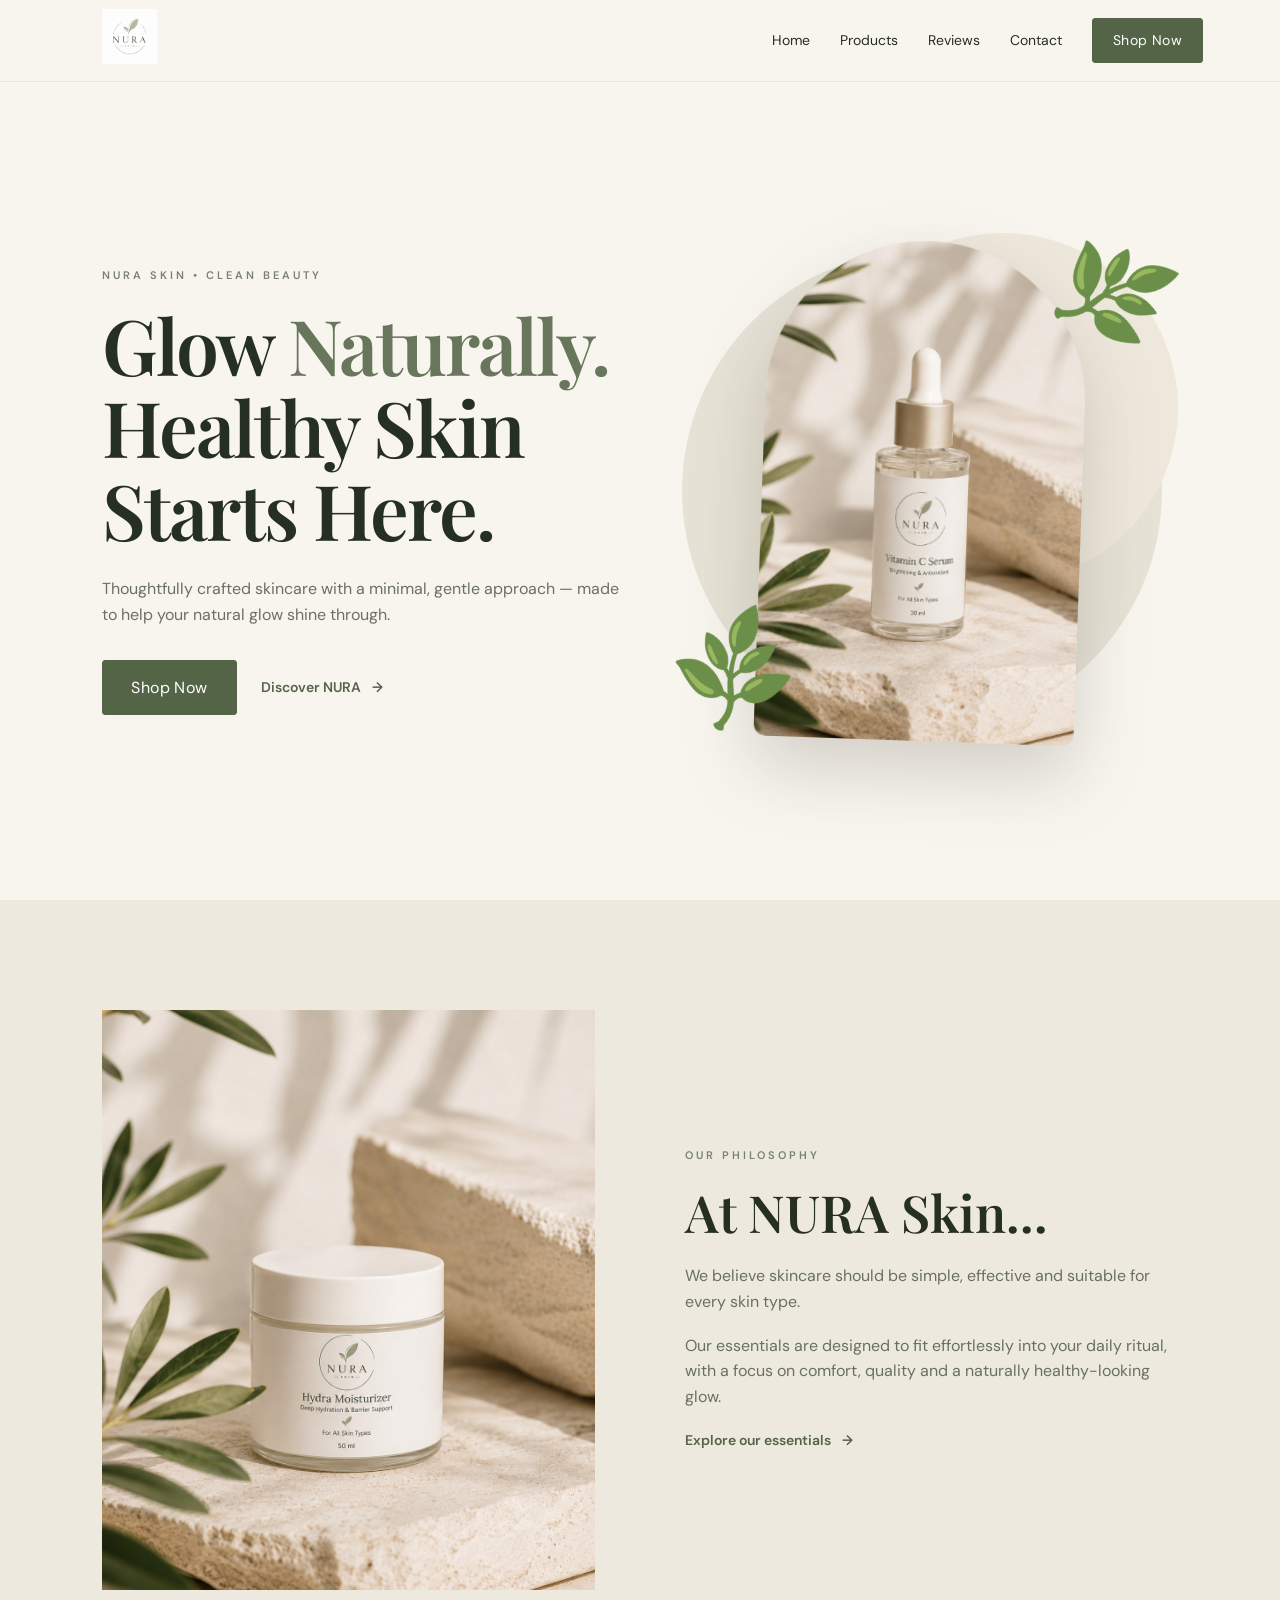
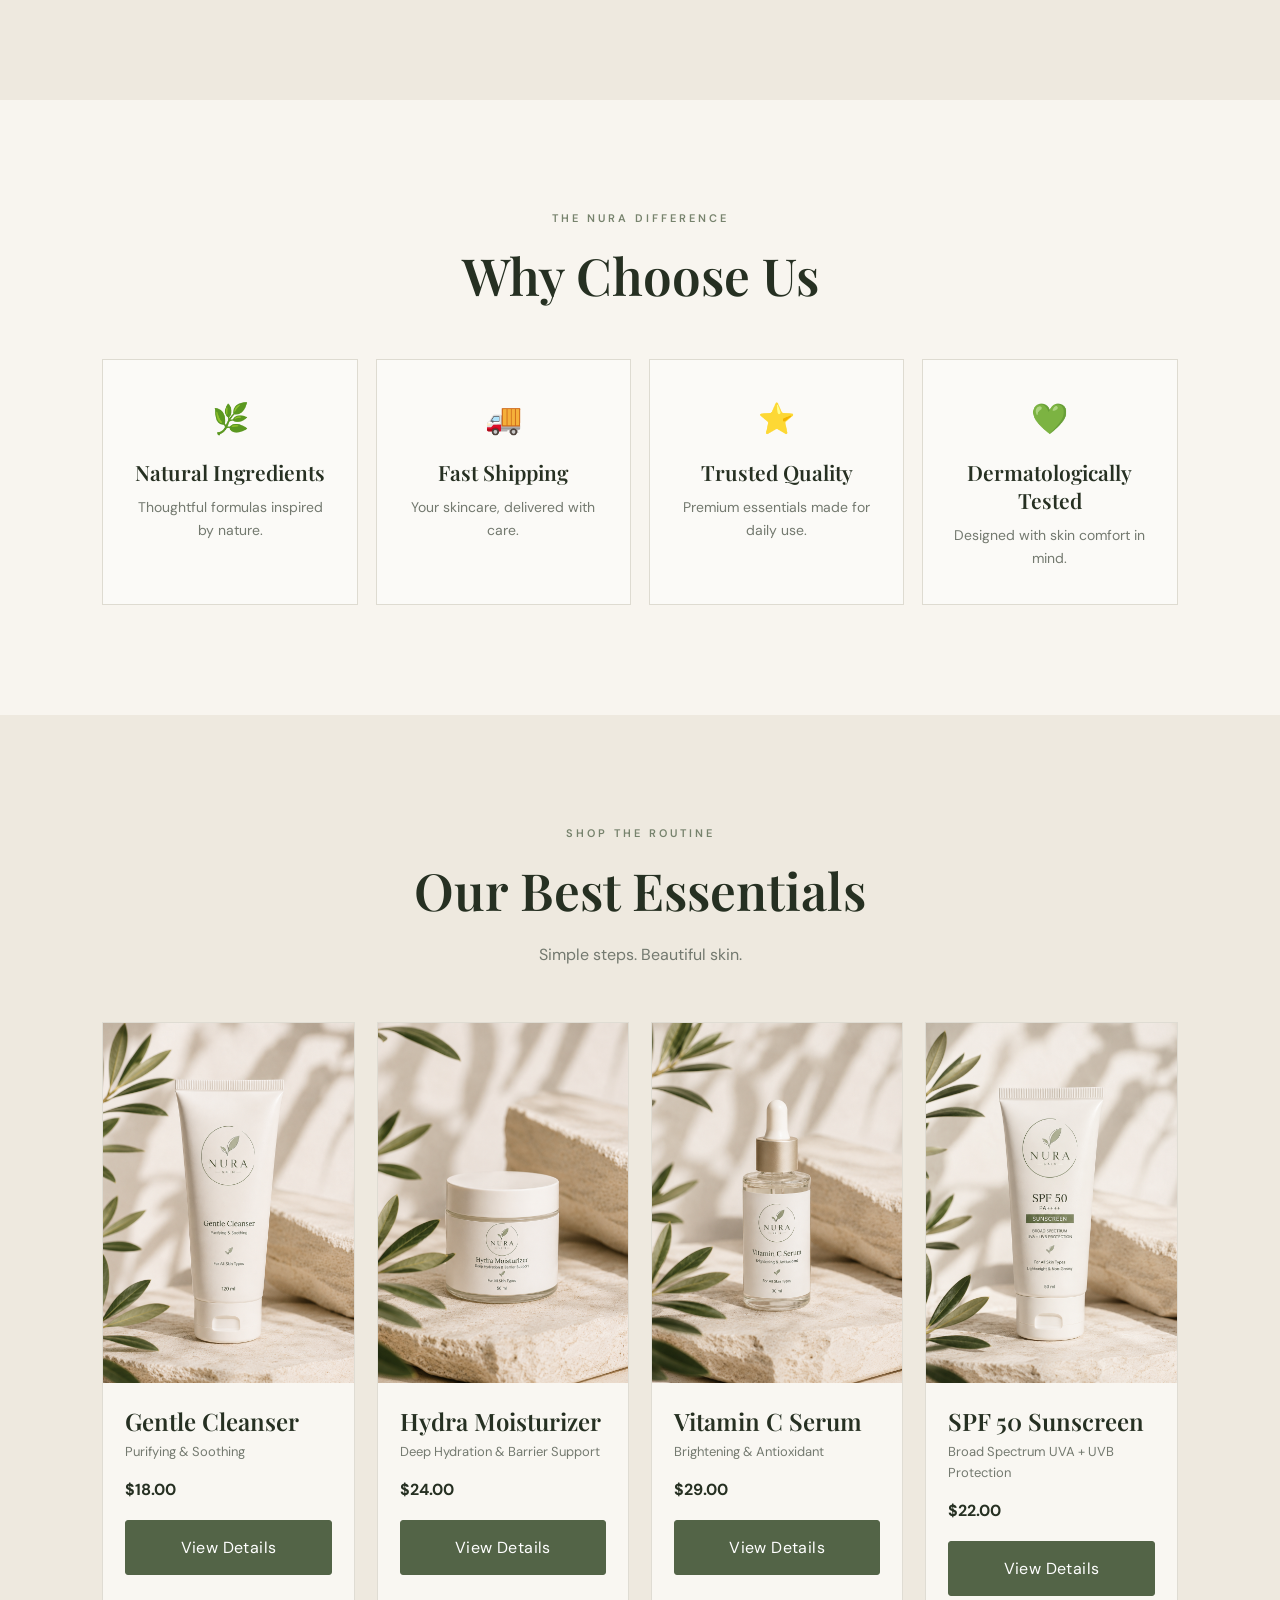
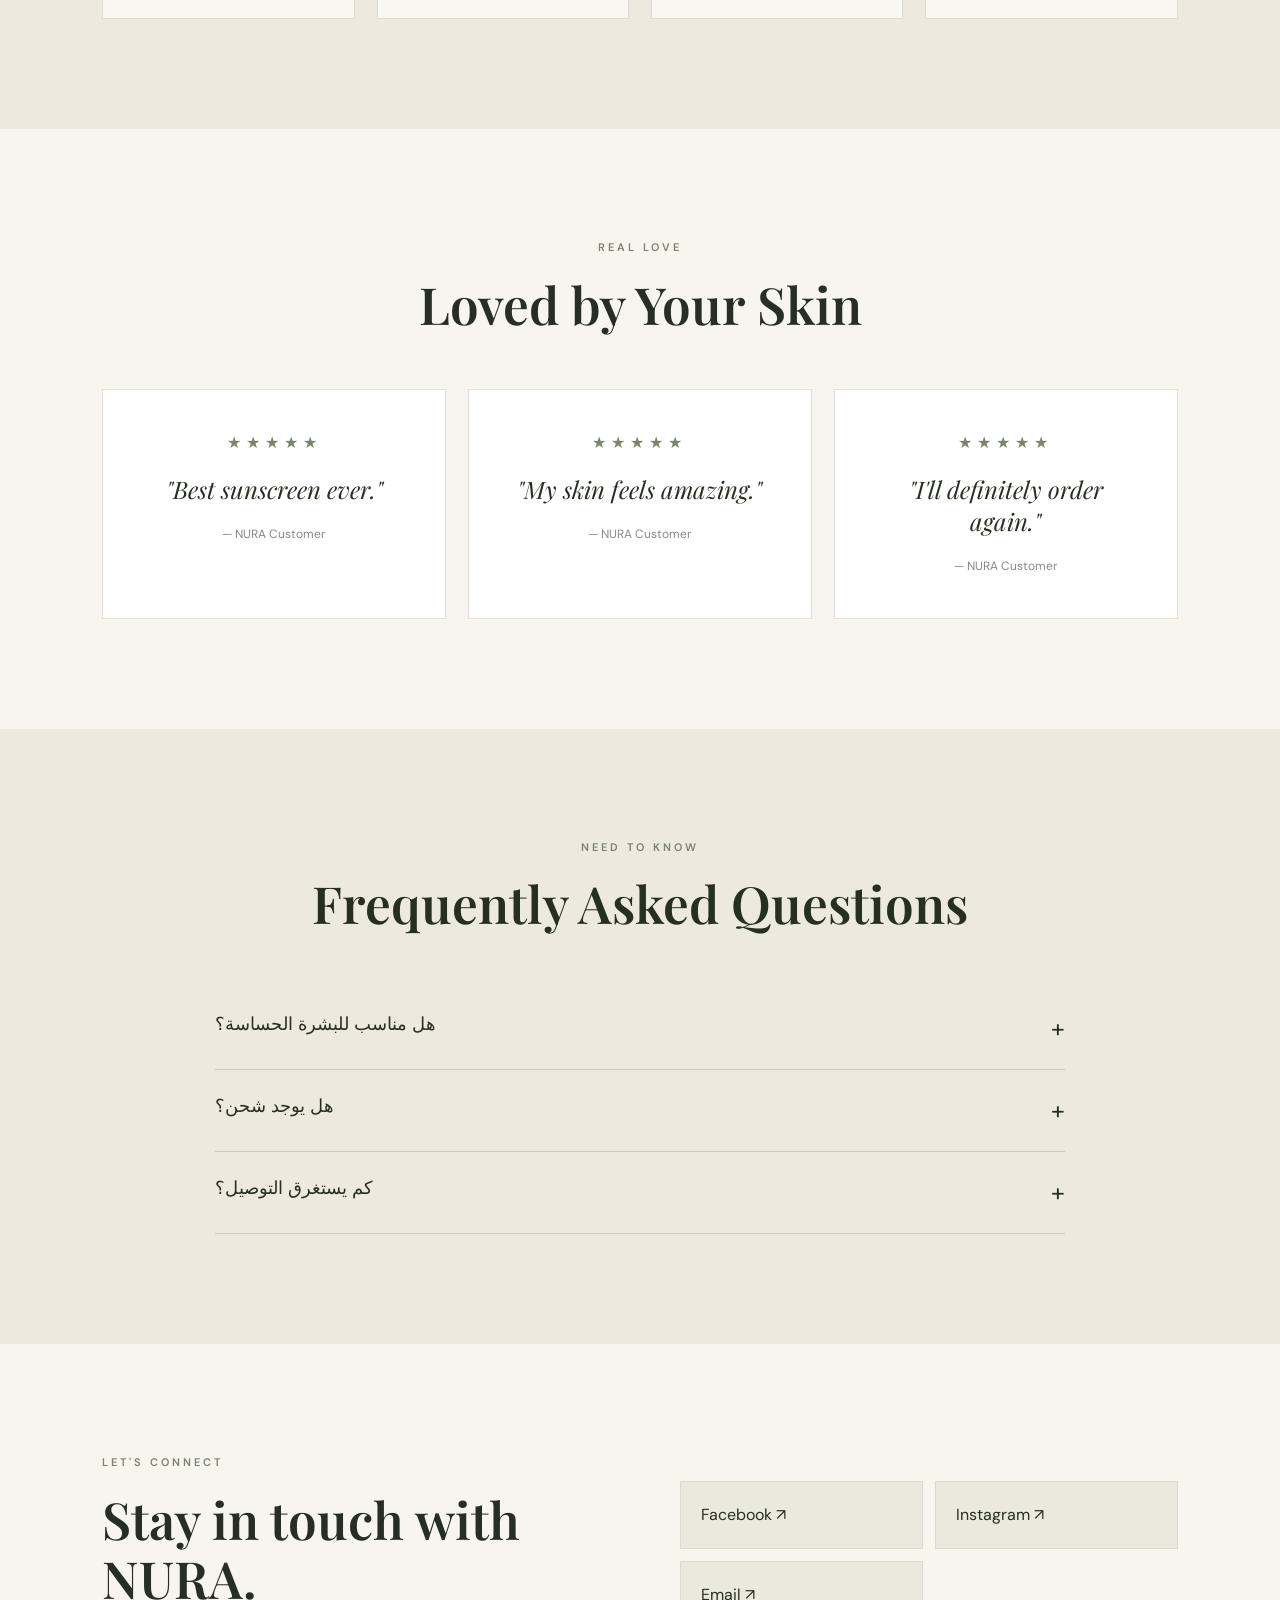
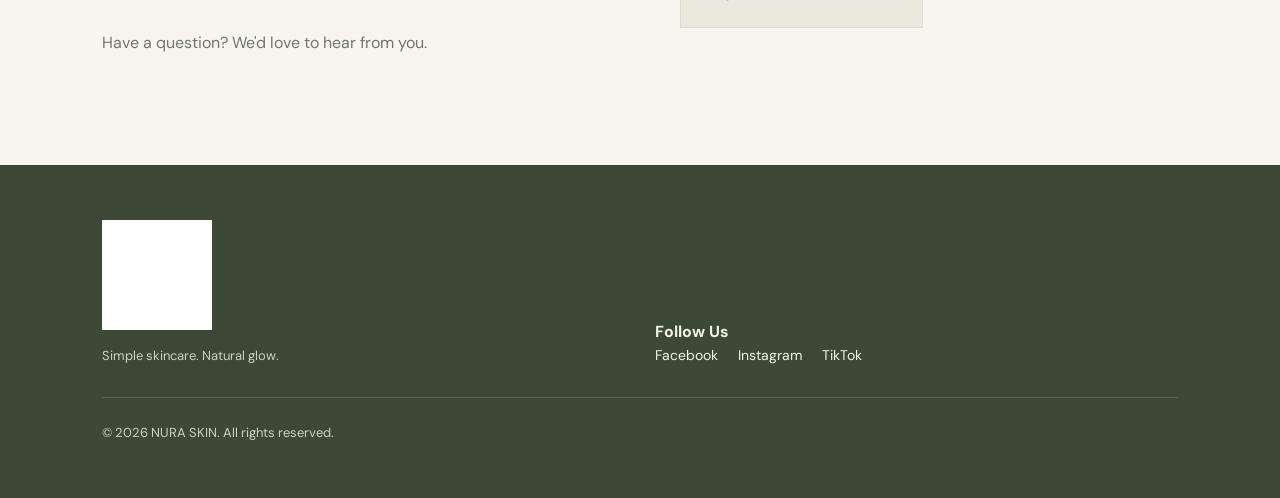
<file: index.html>
<!DOCTYPE html>
<html lang="en">
<head>
<meta charset="UTF-8">
<meta name="viewport" content="width=device-width, initial-scale=1.0">
<meta name="description" content="NURA SKIN — simple, effective skincare for every skin type.">
<title>NURA SKIN | Glow Naturally</title>
<link rel="preconnect" href="https://fonts.googleapis.com">
<link rel="preconnect" href="https://fonts.gstatic.com" crossorigin>
<link href="https://fonts.googleapis.com/css2?family=DM+Sans:wght@400;500;600;700&family=Playfair+Display:wght@500;600&display=swap" rel="stylesheet">
<link rel="stylesheet" href="style.css">
<link rel="icon" type="image/png" href="images/logo.png">
</head>
<body>
<header class="navbar">
  <a class="brand" href="#home"><img src="images/logo.png" alt="NURA SKIN logo"></a>
  <button class="menu-toggle" aria-label="Toggle menu">☰</button>
  <nav class="nav-links">
    <a href="#home">Home</a><a href="#products">Products</a><a href="#reviews">Reviews</a><a href="#contact">Contact</a>
    <a class="btn btn-small" href="#products">Shop Now</a>
  </nav>
</header>

<main>
<section id="home" class="hero">
  <div class="hero-copy reveal">
    <p class="eyebrow">NURA SKIN • CLEAN BEAUTY</p>
    <h1>Glow <em>Naturally.</em><br>Healthy Skin Starts Here.</h1>
    <p class="hero-text">Thoughtfully crafted skincare with a minimal, gentle approach — made to help your natural glow shine through.</p>
    <div class="hero-actions"><a class="btn" href="#products">Shop Now</a><a class="text-link" href="#about">Discover NURA <span>→</span></a></div>
  </div>
  <div class="hero-art">
    <div class="sun"></div><div class="hero-card"><img src="images/vitamin-c.png" alt="NURA SKIN Vitamin C Serum"></div>
    <div class="leaf leaf-a">🌿</div><div class="leaf leaf-b">🌿</div>
  </div>
</section>

<section id="about" class="about section">
  <div class="about-image reveal"><img src="images/moisturizer.png" alt="NURA SKIN Hydra Moisturizer"></div>
  <div class="about-copy reveal">
    <p class="eyebrow">OUR PHILOSOPHY</p><h2>At NURA Skin...</h2>
    <p>We believe skincare should be simple, effective and suitable for every skin type.</p>
    <p>Our essentials are designed to fit effortlessly into your daily ritual, with a focus on comfort, quality and a naturally healthy-looking glow.</p>
    <a class="text-link" href="#products">Explore our essentials <span>→</span></a>
  </div>
</section>

<section class="why section">
  <div class="section-heading"><p class="eyebrow">THE NURA DIFFERENCE</p><h2>Why Choose Us</h2></div>
  <div class="why-grid">
    <article><span>🌿</span><h3>Natural Ingredients</h3><p>Thoughtful formulas inspired by nature.</p></article>
    <article><span>🚚</span><h3>Fast Shipping</h3><p>Your skincare, delivered with care.</p></article>
    <article><span>⭐</span><h3>Trusted Quality</h3><p>Premium essentials made for daily use.</p></article>
    <article><span>💚</span><h3>Dermatologically Tested</h3><p>Designed with skin comfort in mind.</p></article>
  </div>
</section>

<section id="products" class="products section">
  <div class="section-heading"><p class="eyebrow">SHOP THE ROUTINE</p><h2>Our Best Essentials</h2><p>Simple steps. Beautiful skin.</p></div>
  <div class="product-grid" id="productGrid"></div>
</section>

<section id="reviews" class="reviews section">
  <div class="section-heading"><p class="eyebrow">REAL LOVE</p><h2>Loved by Your Skin</h2></div>
  <div class="review-grid">
    <article><div class="stars">★★★★★</div><p>"Best sunscreen ever."</p><span>— NURA Customer</span></article>
    <article><div class="stars">★★★★★</div><p>"My skin feels amazing."</p><span>— NURA Customer</span></article>
    <article><div class="stars">★★★★★</div><p>"I'll definitely order again."</p><span>— NURA Customer</span></article>
  </div>
</section>

<section class="faq section">
  <div class="section-heading"><p class="eyebrow">NEED TO KNOW</p><h2>Frequently Asked Questions</h2></div>
  <div class="faq-list">
    <button class="faq-item"><span>هل مناسب للبشرة الحساسة؟</span><b>+</b><div>منتجات NURA SKIN مصممة لتكون لطيفة ومناسبة لمختلف أنواع البشرة. ننصح دائمًا باختبار المنتج على منطقة صغيرة أولًا.</div></button>
    <button class="faq-item"><span>هل يوجد شحن؟</span><b>+</b><div>نعم، نوفر خدمة شحن للطلبات. تفاصيل الشحن والتكلفة تظهر عند تأكيد الطلب.</div></button>
    <button class="faq-item"><span>كم يستغرق التوصيل؟</span><b>+</b><div>عادةً يتم التوصيل خلال 2–5 أيام عمل حسب مكان الاستلام.</div></button>
  </div>
</section>

<section id="contact" class="contact section">
  <div><p class="eyebrow">LET'S CONNECT</p><h2>Stay in touch with NURA.</h2><p>Have a question? We'd love to hear from you.</p></div>
  <div class="contact-links">
    <a href="https://www.facebook.com/share/1BpE7JKeSE/" target="_blank">Facebook ↗</a>
    <a href="https://www.instagram.com/nura.skin0?igsh=MTR4YXg3dWdqamlybg==" target="_blank">Instagram ↗</a>
    <a href="mailto:nure.skin0@gmail.com">Email ↗</a>
  </div>
</section>
</main>

<footer>
  <div class="footer-brand"><img src="images/logo.png" alt="NURA SKIN"><p>Simple skincare. Natural glow.</p></div>
  <div><h4>Follow Us</h4><div class="socials"><a href="https://www.facebook.com/share/1BpE7JKeSE/" target="_blank">Facebook</a><a href="https://www.instagram.com/nura.skin0?igsh=MTR4YXg3dWdqamlybg==" target="_blank">Instagram</a><a href="https://www.tiktok.com/" target="_blank">TikTok</a></div></div>
  <p class="copyright">© 2026 NURA SKIN. All rights reserved.</p>
</footer>
<script src="script.js"></script>
</body>
</html>
</file>
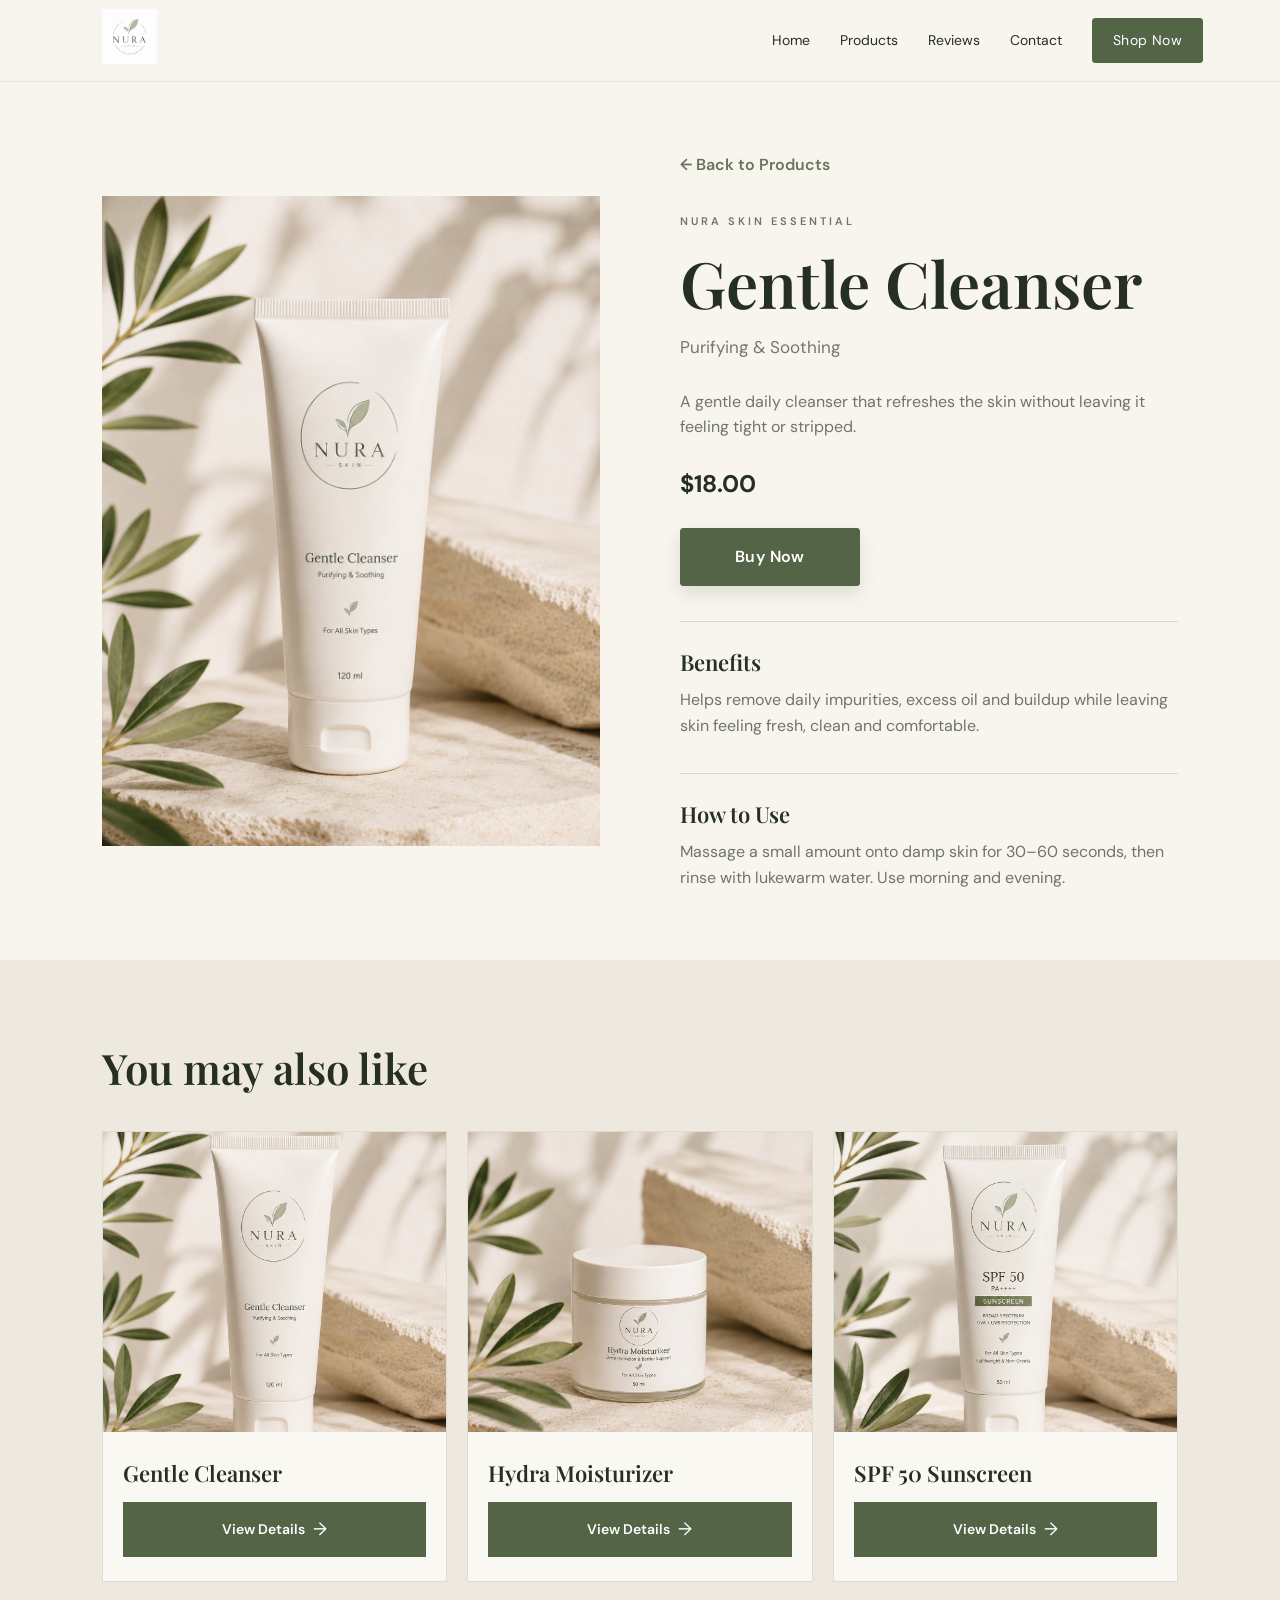
<file: products/cleanser.html>
<!DOCTYPE html>
<html lang="en">
<head>
<meta charset="UTF-8"><meta name="viewport" content="width=device-width,initial-scale=1.0">
<title>Gentle Cleanser | NURA SKIN</title>
<link rel="preconnect" href="https://fonts.googleapis.com"><link rel="preconnect" href="https://fonts.gstatic.com" crossorigin>
<link href="https://fonts.googleapis.com/css2?family=DM+Sans:wght@400;500;600;700&family=Playfair+Display:wght@500;600&display=swap" rel="stylesheet">
<link rel="stylesheet" href="../style.css">
<style>
.detail{min-height:calc(100vh - 82px);display:grid;grid-template-columns:1fr 1fr;gap:80px;align-items:center;padding:70px 8%}
.detail-image{height:650px;background:#e9e4d9;overflow:hidden}.detail-image img{width:100%;height:100%;object-fit:cover}
.detail-copy h1{font:600 clamp(42px,5vw,68px)/1.1 "Playfair Display",serif;margin-bottom:15px}.detail-copy .subtitle{font-size:17px;color:#72786e;margin-bottom:28px}.detail-price{font-size:24px;font-weight:700;margin:25px 0}.detail-copy p{color:#6e756b;max-width:560px}.detail-block{margin-top:35px;border-top:1px solid #ddd8cc;padding-top:25px}.detail-block h3{font:600 22px "Playfair Display",serif;margin-bottom:10px}.back{display:inline-block;margin-bottom:35px;color:#66755b;font-weight:600}.related{padding:80px 8%;background:#eee9df}.related h2{font:600 42px "Playfair Display",serif;margin-bottom:35px}.related-grid{display:grid;grid-template-columns:repeat(3,1fr);gap:20px}.related-card{background:#faf8f3;padding-bottom:24px;border:1px solid #dfdcd3;transition:.3s;overflow:hidden}.related-card:hover{transform:translateY(-6px);box-shadow:0 16px 30px rgba(70,65,50,.10)}.related-card img{width:100%;height:300px;object-fit:cover;transition:.4s}.related-card:hover img{transform:scale(1.03)}.related-card h3{display:block;margin:18px 20px 14px;font:600 22px "Playfair Display",serif}.related-btn{display:flex!important;align-items:center;justify-content:center;gap:8px;margin:0 20px!important;padding:12px 18px;background:#536447;color:#fff!important;border:1px solid #536447;font-size:14px;font-weight:600;transition:.3s}.related-card:hover .related-btn{background:#3e4b38}.related-btn b{font-size:18px;font-weight:400;transition:.3s}.related-card:hover .related-btn b{transform:translateX(3px)}.detail-copy>.btn{min-width:180px;padding:15px 30px;font-weight:600;box-shadow:0 8px 18px rgba(83,100,71,.16)}@media(max-width:800px){.detail{grid-template-columns:1fr;gap:40px}.detail-image{height:520px}.related-grid{grid-template-columns:1fr}}
</style></head>
<body>
<header class="navbar"><a class="brand" href="../index.html"><img src="../images/logo.png" alt="NURA SKIN logo"></a><button class="menu-toggle">☰</button><nav class="nav-links"><a href="../index.html#home">Home</a><a href="../index.html#products">Products</a><a href="../index.html#reviews">Reviews</a><a href="../index.html#contact">Contact</a><a class="btn btn-small" href="../index.html#products">Shop Now</a></nav></header>
<main>
<section class="detail">
<div class="detail-image"><img src="../images/cleanser.png" alt="Gentle Cleanser"></div>
<div class="detail-copy"><a class="back" href="../index.html#products">← Back to Products</a><p class="eyebrow">NURA SKIN ESSENTIAL</p><h1>Gentle Cleanser</h1><p class="subtitle">Purifying & Soothing</p><p>A gentle daily cleanser that refreshes the skin without leaving it feeling tight or stripped.</p><div class="detail-price">$18.00</div><a class="btn" href="mailto:hello@nuraskin.com?subject=Order%20Gentle Cleanser">Buy Now</a>
<div class="detail-block"><h3>Benefits</h3><p>Helps remove daily impurities, excess oil and buildup while leaving skin feeling fresh, clean and comfortable.</p></div><div class="detail-block"><h3>How to Use</h3><p>Massage a small amount onto damp skin for 30–60 seconds, then rinse with lukewarm water. Use morning and evening.</p></div></div>
</section>
<section class="related"><h2>You may also like</h2><div class="related-grid">
<a class="related-card" href="cleanser.html"><img src="../images/cleanser.png"><h3>Gentle Cleanser</h3><span class="related-btn">View Details <b>→</b></span></a>
<a class="related-card" href="moisturizer.html"><img src="../images/moisturizer.png"><h3>Hydra Moisturizer</h3><span class="related-btn">View Details <b>→</b></span></a>
<a class="related-card" href="sunscreen.html"><img src="../images/sunscreen.png"><h3>SPF 50 Sunscreen</h3><span class="related-btn">View Details <b>→</b></span></a>
</div></section>
</main>
<script src="../script.js"></script></body></html>
</file>
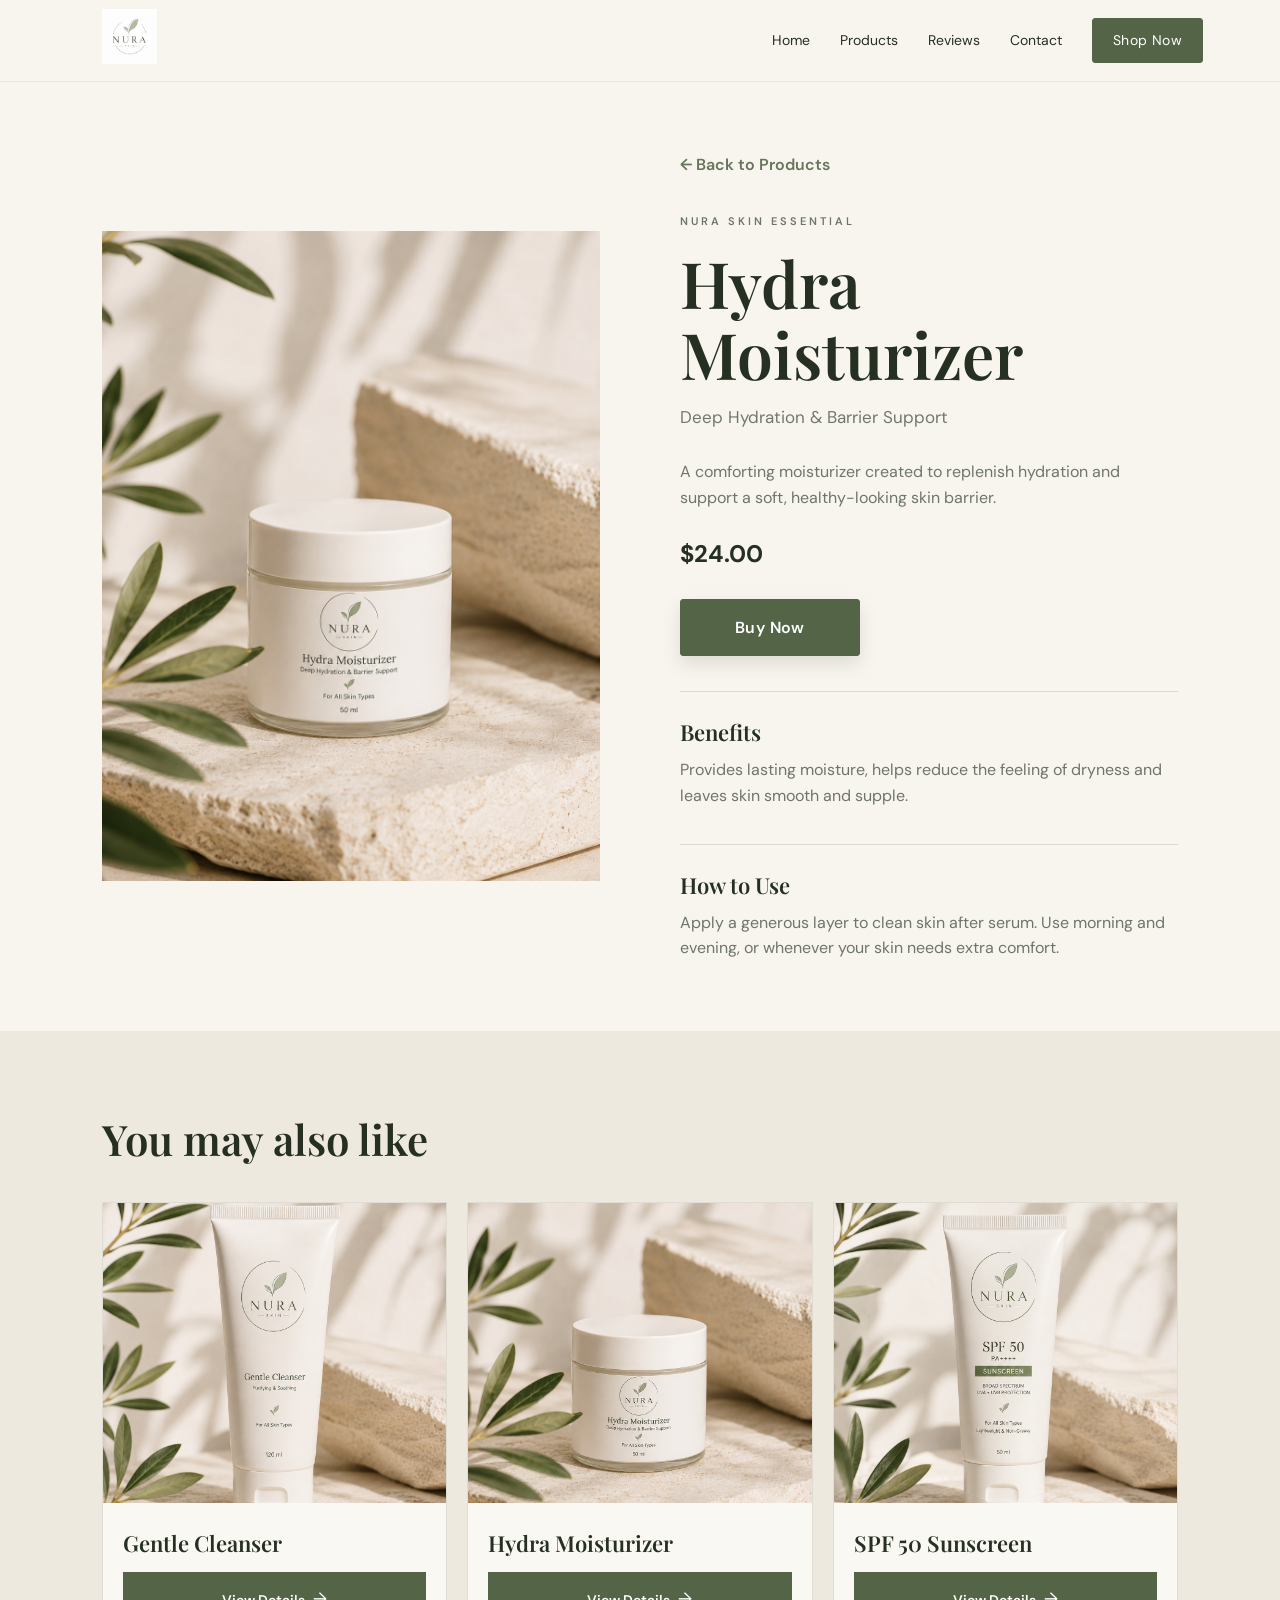
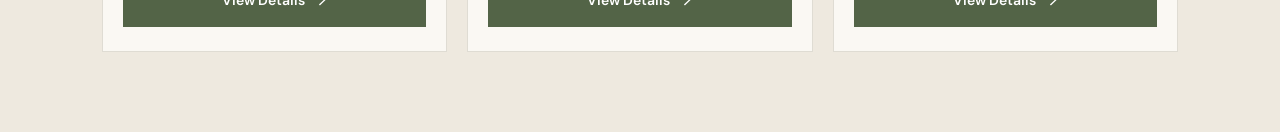
<file: products/moisturizer.html>
<!DOCTYPE html>
<html lang="en">
<head>
<meta charset="UTF-8"><meta name="viewport" content="width=device-width,initial-scale=1.0">
<title>Hydra Moisturizer | NURA SKIN</title>
<link rel="preconnect" href="https://fonts.googleapis.com"><link rel="preconnect" href="https://fonts.gstatic.com" crossorigin>
<link href="https://fonts.googleapis.com/css2?family=DM+Sans:wght@400;500;600;700&family=Playfair+Display:wght@500;600&display=swap" rel="stylesheet">
<link rel="stylesheet" href="../style.css">
<style>
.detail{min-height:calc(100vh - 82px);display:grid;grid-template-columns:1fr 1fr;gap:80px;align-items:center;padding:70px 8%}
.detail-image{height:650px;background:#e9e4d9;overflow:hidden}.detail-image img{width:100%;height:100%;object-fit:cover}
.detail-copy h1{font:600 clamp(42px,5vw,68px)/1.1 "Playfair Display",serif;margin-bottom:15px}.detail-copy .subtitle{font-size:17px;color:#72786e;margin-bottom:28px}.detail-price{font-size:24px;font-weight:700;margin:25px 0}.detail-copy p{color:#6e756b;max-width:560px}.detail-block{margin-top:35px;border-top:1px solid #ddd8cc;padding-top:25px}.detail-block h3{font:600 22px "Playfair Display",serif;margin-bottom:10px}.back{display:inline-block;margin-bottom:35px;color:#66755b;font-weight:600}.related{padding:80px 8%;background:#eee9df}.related h2{font:600 42px "Playfair Display",serif;margin-bottom:35px}.related-grid{display:grid;grid-template-columns:repeat(3,1fr);gap:20px}.related-card{background:#faf8f3;padding-bottom:24px;border:1px solid #dfdcd3;transition:.3s;overflow:hidden}.related-card:hover{transform:translateY(-6px);box-shadow:0 16px 30px rgba(70,65,50,.10)}.related-card img{width:100%;height:300px;object-fit:cover;transition:.4s}.related-card:hover img{transform:scale(1.03)}.related-card h3{display:block;margin:18px 20px 14px;font:600 22px "Playfair Display",serif}.related-btn{display:flex!important;align-items:center;justify-content:center;gap:8px;margin:0 20px!important;padding:12px 18px;background:#536447;color:#fff!important;border:1px solid #536447;font-size:14px;font-weight:600;transition:.3s}.related-card:hover .related-btn{background:#3e4b38}.related-btn b{font-size:18px;font-weight:400;transition:.3s}.related-card:hover .related-btn b{transform:translateX(3px)}.detail-copy>.btn{min-width:180px;padding:15px 30px;font-weight:600;box-shadow:0 8px 18px rgba(83,100,71,.16)}@media(max-width:800px){.detail{grid-template-columns:1fr;gap:40px}.detail-image{height:520px}.related-grid{grid-template-columns:1fr}}
</style></head>
<body>
<header class="navbar"><a class="brand" href="../index.html"><img src="../images/logo.png" alt="NURA SKIN logo"></a><button class="menu-toggle">☰</button><nav class="nav-links"><a href="../index.html#home">Home</a><a href="../index.html#products">Products</a><a href="../index.html#reviews">Reviews</a><a href="../index.html#contact">Contact</a><a class="btn btn-small" href="../index.html#products">Shop Now</a></nav></header>
<main>
<section class="detail">
<div class="detail-image"><img src="../images/moisturizer.png" alt="Hydra Moisturizer"></div>
<div class="detail-copy"><a class="back" href="../index.html#products">← Back to Products</a><p class="eyebrow">NURA SKIN ESSENTIAL</p><h1>Hydra Moisturizer</h1><p class="subtitle">Deep Hydration & Barrier Support</p><p>A comforting moisturizer created to replenish hydration and support a soft, healthy-looking skin barrier.</p><div class="detail-price">$24.00</div><a class="btn" href="mailto:hello@nuraskin.com?subject=Order%20Hydra Moisturizer">Buy Now</a>
<div class="detail-block"><h3>Benefits</h3><p>Provides lasting moisture, helps reduce the feeling of dryness and leaves skin smooth and supple.</p></div><div class="detail-block"><h3>How to Use</h3><p>Apply a generous layer to clean skin after serum. Use morning and evening, or whenever your skin needs extra comfort.</p></div></div>
</section>
<section class="related"><h2>You may also like</h2><div class="related-grid">
<a class="related-card" href="cleanser.html"><img src="../images/cleanser.png"><h3>Gentle Cleanser</h3><span class="related-btn">View Details <b>→</b></span></a>
<a class="related-card" href="moisturizer.html"><img src="../images/moisturizer.png"><h3>Hydra Moisturizer</h3><span class="related-btn">View Details <b>→</b></span></a>
<a class="related-card" href="sunscreen.html"><img src="../images/sunscreen.png"><h3>SPF 50 Sunscreen</h3><span class="related-btn">View Details <b>→</b></span></a>
</div></section>
</main>
<script src="../script.js"></script></body></html>
</file>
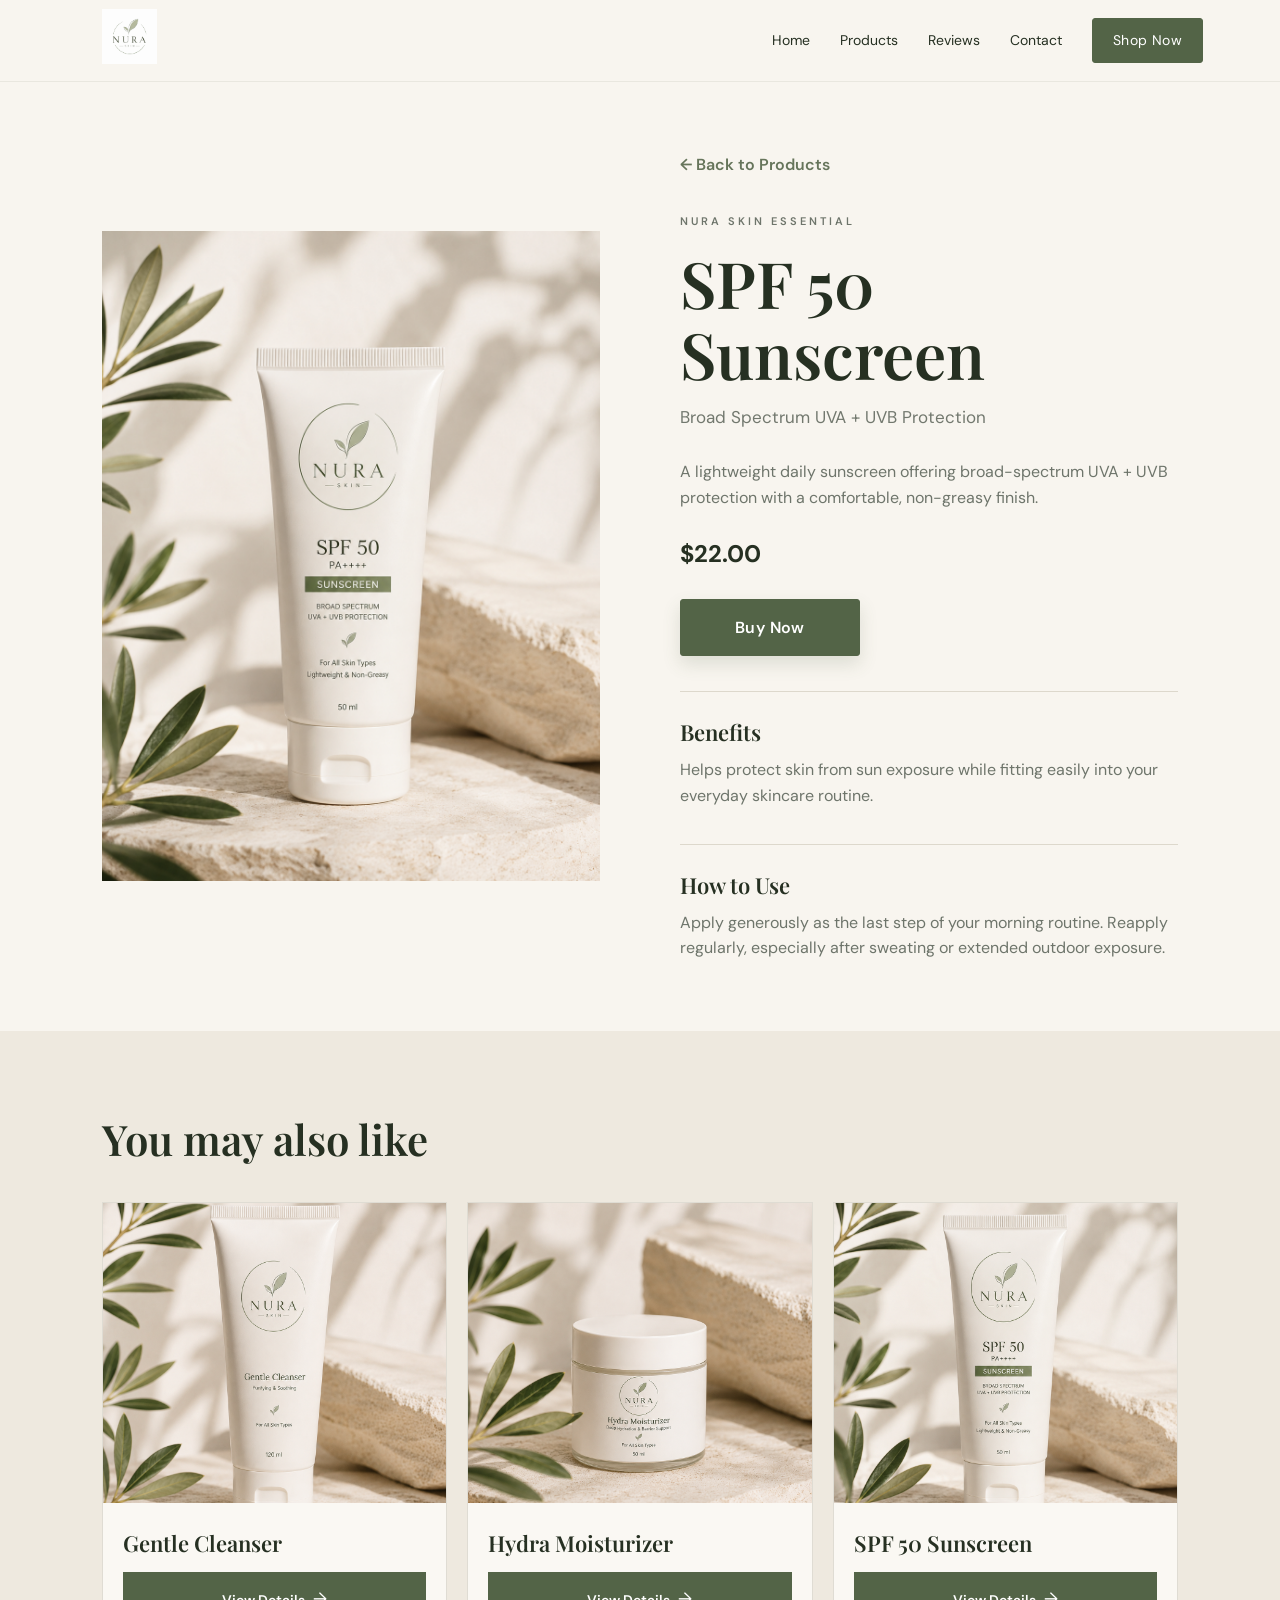
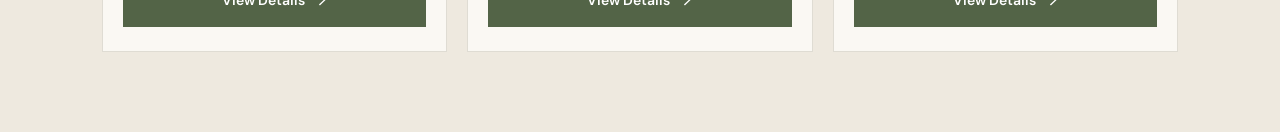
<file: products/sunscreen.html>
<!DOCTYPE html>
<html lang="en">
<head>
<meta charset="UTF-8"><meta name="viewport" content="width=device-width,initial-scale=1.0">
<title>SPF 50 Sunscreen | NURA SKIN</title>
<link rel="preconnect" href="https://fonts.googleapis.com"><link rel="preconnect" href="https://fonts.gstatic.com" crossorigin>
<link href="https://fonts.googleapis.com/css2?family=DM+Sans:wght@400;500;600;700&family=Playfair+Display:wght@500;600&display=swap" rel="stylesheet">
<link rel="stylesheet" href="../style.css">
<style>
.detail{min-height:calc(100vh - 82px);display:grid;grid-template-columns:1fr 1fr;gap:80px;align-items:center;padding:70px 8%}
.detail-image{height:650px;background:#e9e4d9;overflow:hidden}.detail-image img{width:100%;height:100%;object-fit:cover}
.detail-copy h1{font:600 clamp(42px,5vw,68px)/1.1 "Playfair Display",serif;margin-bottom:15px}.detail-copy .subtitle{font-size:17px;color:#72786e;margin-bottom:28px}.detail-price{font-size:24px;font-weight:700;margin:25px 0}.detail-copy p{color:#6e756b;max-width:560px}.detail-block{margin-top:35px;border-top:1px solid #ddd8cc;padding-top:25px}.detail-block h3{font:600 22px "Playfair Display",serif;margin-bottom:10px}.back{display:inline-block;margin-bottom:35px;color:#66755b;font-weight:600}.related{padding:80px 8%;background:#eee9df}.related h2{font:600 42px "Playfair Display",serif;margin-bottom:35px}.related-grid{display:grid;grid-template-columns:repeat(3,1fr);gap:20px}.related-card{background:#faf8f3;padding-bottom:24px;border:1px solid #dfdcd3;transition:.3s;overflow:hidden}.related-card:hover{transform:translateY(-6px);box-shadow:0 16px 30px rgba(70,65,50,.10)}.related-card img{width:100%;height:300px;object-fit:cover;transition:.4s}.related-card:hover img{transform:scale(1.03)}.related-card h3{display:block;margin:18px 20px 14px;font:600 22px "Playfair Display",serif}.related-btn{display:flex!important;align-items:center;justify-content:center;gap:8px;margin:0 20px!important;padding:12px 18px;background:#536447;color:#fff!important;border:1px solid #536447;font-size:14px;font-weight:600;transition:.3s}.related-card:hover .related-btn{background:#3e4b38}.related-btn b{font-size:18px;font-weight:400;transition:.3s}.related-card:hover .related-btn b{transform:translateX(3px)}.detail-copy>.btn{min-width:180px;padding:15px 30px;font-weight:600;box-shadow:0 8px 18px rgba(83,100,71,.16)}@media(max-width:800px){.detail{grid-template-columns:1fr;gap:40px}.detail-image{height:520px}.related-grid{grid-template-columns:1fr}}
</style></head>
<body>
<header class="navbar"><a class="brand" href="../index.html"><img src="../images/logo.png" alt="NURA SKIN logo"></a><button class="menu-toggle">☰</button><nav class="nav-links"><a href="../index.html#home">Home</a><a href="../index.html#products">Products</a><a href="../index.html#reviews">Reviews</a><a href="../index.html#contact">Contact</a><a class="btn btn-small" href="../index.html#products">Shop Now</a></nav></header>
<main>
<section class="detail">
<div class="detail-image"><img src="../images/sunscreen.png" alt="SPF 50 Sunscreen"></div>
<div class="detail-copy"><a class="back" href="../index.html#products">← Back to Products</a><p class="eyebrow">NURA SKIN ESSENTIAL</p><h1>SPF 50 Sunscreen</h1><p class="subtitle">Broad Spectrum UVA + UVB Protection</p><p>A lightweight daily sunscreen offering broad-spectrum UVA + UVB protection with a comfortable, non-greasy finish.</p><div class="detail-price">$22.00</div><a class="btn" href="mailto:hello@nuraskin.com?subject=Order%20SPF 50 Sunscreen">Buy Now</a>
<div class="detail-block"><h3>Benefits</h3><p>Helps protect skin from sun exposure while fitting easily into your everyday skincare routine.</p></div><div class="detail-block"><h3>How to Use</h3><p>Apply generously as the last step of your morning routine. Reapply regularly, especially after sweating or extended outdoor exposure.</p></div></div>
</section>
<section class="related"><h2>You may also like</h2><div class="related-grid">
<a class="related-card" href="cleanser.html"><img src="../images/cleanser.png"><h3>Gentle Cleanser</h3><span class="related-btn">View Details <b>→</b></span></a>
<a class="related-card" href="moisturizer.html"><img src="../images/moisturizer.png"><h3>Hydra Moisturizer</h3><span class="related-btn">View Details <b>→</b></span></a>
<a class="related-card" href="sunscreen.html"><img src="../images/sunscreen.png"><h3>SPF 50 Sunscreen</h3><span class="related-btn">View Details <b>→</b></span></a>
</div></section>
</main>
<script src="../script.js"></script></body></html>
</file>
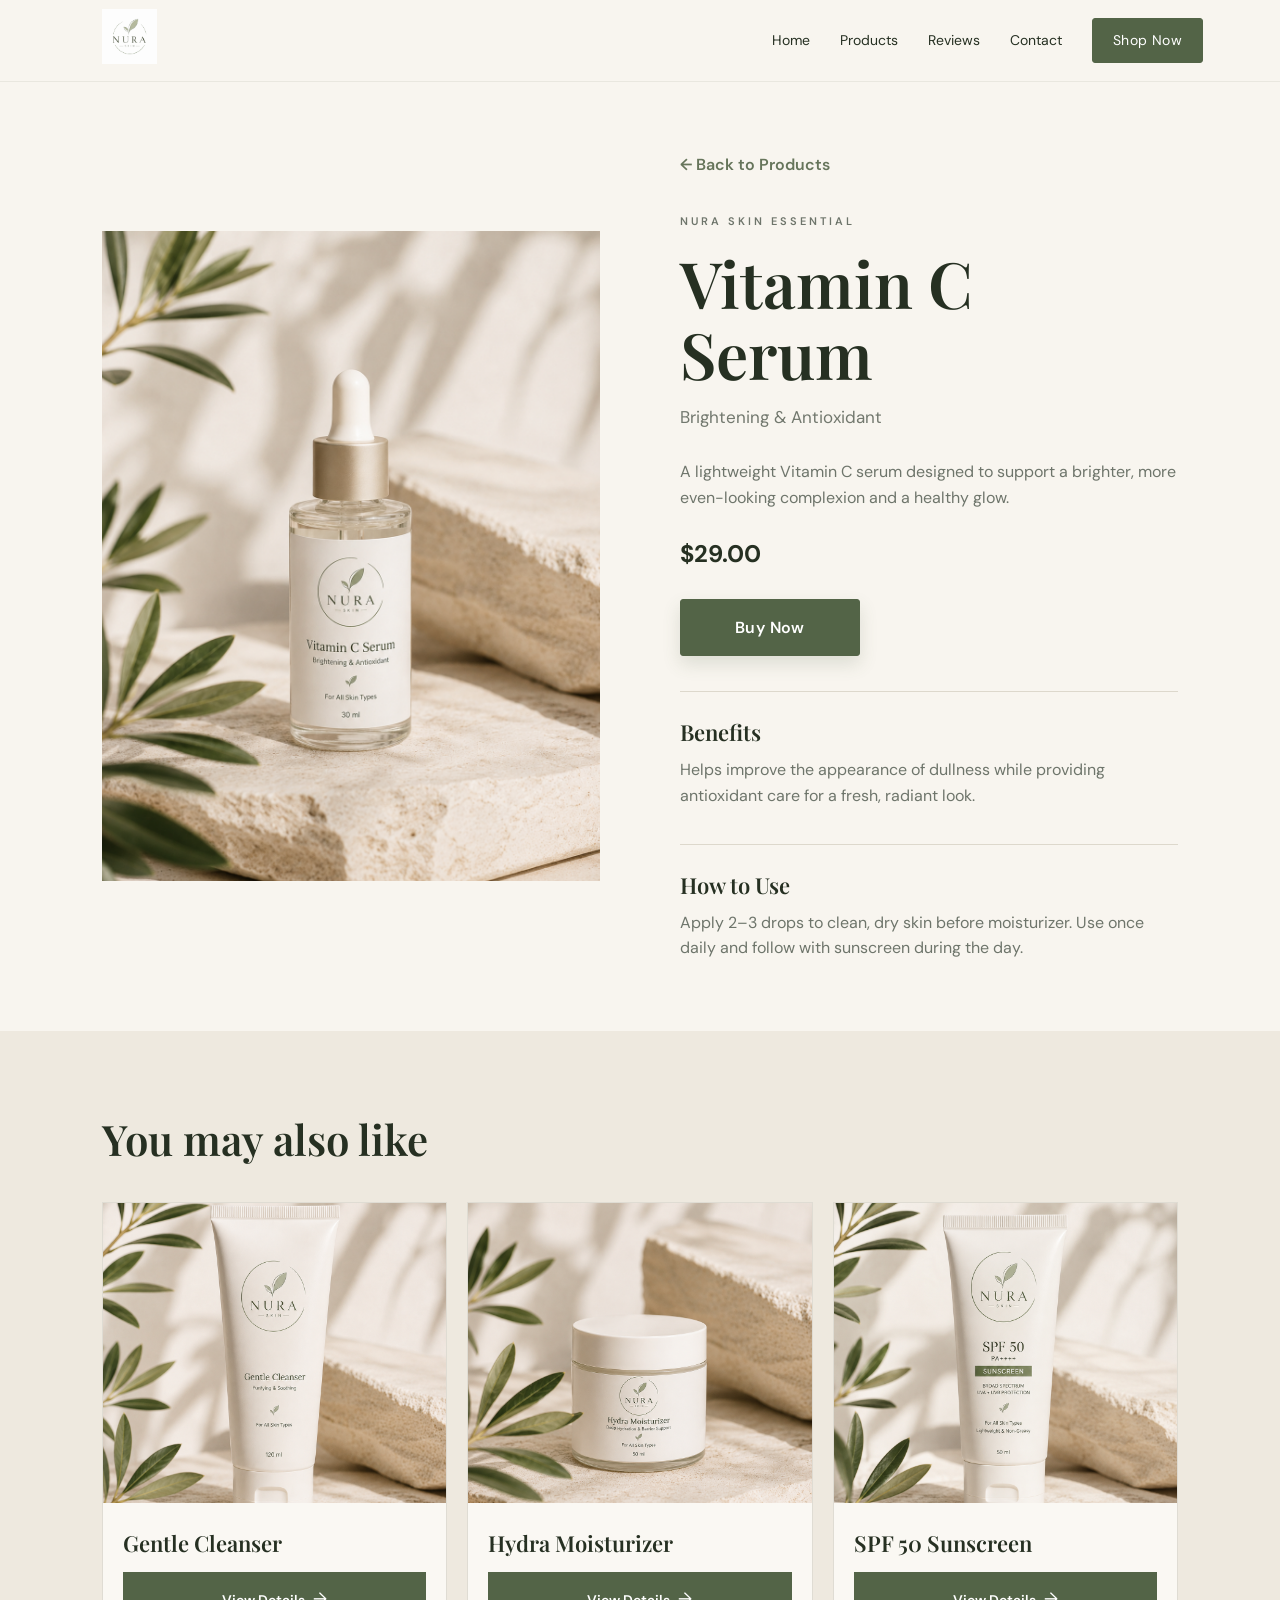
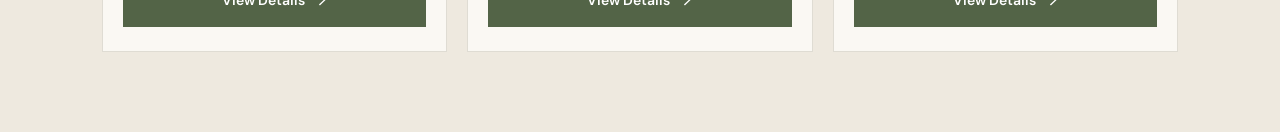
<file: products/vitamin-c.html>
<!DOCTYPE html>
<html lang="en">
<head>
<meta charset="UTF-8"><meta name="viewport" content="width=device-width,initial-scale=1.0">
<title>Vitamin C Serum | NURA SKIN</title>
<link rel="preconnect" href="https://fonts.googleapis.com"><link rel="preconnect" href="https://fonts.gstatic.com" crossorigin>
<link href="https://fonts.googleapis.com/css2?family=DM+Sans:wght@400;500;600;700&family=Playfair+Display:wght@500;600&display=swap" rel="stylesheet">
<link rel="stylesheet" href="../style.css">
<style>
.detail{min-height:calc(100vh - 82px);display:grid;grid-template-columns:1fr 1fr;gap:80px;align-items:center;padding:70px 8%}
.detail-image{height:650px;background:#e9e4d9;overflow:hidden}.detail-image img{width:100%;height:100%;object-fit:cover}
.detail-copy h1{font:600 clamp(42px,5vw,68px)/1.1 "Playfair Display",serif;margin-bottom:15px}.detail-copy .subtitle{font-size:17px;color:#72786e;margin-bottom:28px}.detail-price{font-size:24px;font-weight:700;margin:25px 0}.detail-copy p{color:#6e756b;max-width:560px}.detail-block{margin-top:35px;border-top:1px solid #ddd8cc;padding-top:25px}.detail-block h3{font:600 22px "Playfair Display",serif;margin-bottom:10px}.back{display:inline-block;margin-bottom:35px;color:#66755b;font-weight:600}.related{padding:80px 8%;background:#eee9df}.related h2{font:600 42px "Playfair Display",serif;margin-bottom:35px}.related-grid{display:grid;grid-template-columns:repeat(3,1fr);gap:20px}.related-card{background:#faf8f3;padding-bottom:24px;border:1px solid #dfdcd3;transition:.3s;overflow:hidden}.related-card:hover{transform:translateY(-6px);box-shadow:0 16px 30px rgba(70,65,50,.10)}.related-card img{width:100%;height:300px;object-fit:cover;transition:.4s}.related-card:hover img{transform:scale(1.03)}.related-card h3{display:block;margin:18px 20px 14px;font:600 22px "Playfair Display",serif}.related-btn{display:flex!important;align-items:center;justify-content:center;gap:8px;margin:0 20px!important;padding:12px 18px;background:#536447;color:#fff!important;border:1px solid #536447;font-size:14px;font-weight:600;transition:.3s}.related-card:hover .related-btn{background:#3e4b38}.related-btn b{font-size:18px;font-weight:400;transition:.3s}.related-card:hover .related-btn b{transform:translateX(3px)}.detail-copy>.btn{min-width:180px;padding:15px 30px;font-weight:600;box-shadow:0 8px 18px rgba(83,100,71,.16)}@media(max-width:800px){.detail{grid-template-columns:1fr;gap:40px}.detail-image{height:520px}.related-grid{grid-template-columns:1fr}}
</style></head>
<body>
<header class="navbar"><a class="brand" href="../index.html"><img src="../images/logo.png" alt="NURA SKIN logo"></a><button class="menu-toggle">☰</button><nav class="nav-links"><a href="../index.html#home">Home</a><a href="../index.html#products">Products</a><a href="../index.html#reviews">Reviews</a><a href="../index.html#contact">Contact</a><a class="btn btn-small" href="../index.html#products">Shop Now</a></nav></header>
<main>
<section class="detail">
<div class="detail-image"><img src="../images/vitamin-c.png" alt="Vitamin C Serum"></div>
<div class="detail-copy"><a class="back" href="../index.html#products">← Back to Products</a><p class="eyebrow">NURA SKIN ESSENTIAL</p><h1>Vitamin C Serum</h1><p class="subtitle">Brightening & Antioxidant</p><p>A lightweight Vitamin C serum designed to support a brighter, more even-looking complexion and a healthy glow.</p><div class="detail-price">$29.00</div><a class="btn" href="mailto:hello@nuraskin.com?subject=Order%20Vitamin C Serum">Buy Now</a>
<div class="detail-block"><h3>Benefits</h3><p>Helps improve the appearance of dullness while providing antioxidant care for a fresh, radiant look.</p></div><div class="detail-block"><h3>How to Use</h3><p>Apply 2–3 drops to clean, dry skin before moisturizer. Use once daily and follow with sunscreen during the day.</p></div></div>
</section>
<section class="related"><h2>You may also like</h2><div class="related-grid">
<a class="related-card" href="cleanser.html"><img src="../images/cleanser.png"><h3>Gentle Cleanser</h3><span class="related-btn">View Details <b>→</b></span></a>
<a class="related-card" href="moisturizer.html"><img src="../images/moisturizer.png"><h3>Hydra Moisturizer</h3><span class="related-btn">View Details <b>→</b></span></a>
<a class="related-card" href="sunscreen.html"><img src="../images/sunscreen.png"><h3>SPF 50 Sunscreen</h3><span class="related-btn">View Details <b>→</b></span></a>
</div></section>
</main>
<script src="../script.js"></script></body></html>
</file>
<file: style.css>
*{box-sizing:border-box;margin:0;padding:0}html{scroll-behavior:smooth}body{font-family:"DM Sans",sans-serif;color:#263022;background:#f8f5ef;line-height:1.6}a{text-decoration:none;color:inherit}.navbar{height:82px;display:flex;align-items:center;justify-content:space-between;padding:0 6%;background:rgba(248,245,239,.92);backdrop-filter:blur(12px);position:sticky;top:0;z-index:50;border-bottom:1px solid rgba(62,75,48,.08)}.brand img{width:105px;height:55px;object-fit:contain}.nav-links{display:flex;align-items:center;gap:30px;font-size:14px}.nav-links a:not(.btn){position:relative}.nav-links a:not(.btn):after{content:"";position:absolute;left:0;bottom:-6px;width:0;height:1px;background:#667557;transition:.3s}.nav-links a:hover:after{width:100%}.btn{display:inline-flex;align-items:center;justify-content:center;background:#536447;color:#fff;padding:14px 28px;border-radius:3px;letter-spacing:.4px;transition:.3s;border:1px solid #536447}.btn:hover{background:#3e4b38;transform:translateY(-2px)}.btn-small{padding:10px 20px}.menu-toggle{display:none;border:0;background:none;font-size:24px;color:#536447}.hero{min-height:calc(100vh - 82px);display:grid;grid-template-columns:1.05fr .95fr;align-items:center;padding:60px 8%;overflow:hidden}.eyebrow{font-size:11px;letter-spacing:3px;color:#77836d;font-weight:600;margin-bottom:18px}.hero h1{font:600 clamp(46px,6vw,82px)/1.08 "Playfair Display",serif;letter-spacing:-2px;max-width:700px}.hero h1 em{font-style:normal;color:#68775c}.hero-text{max-width:520px;color:#697064;margin:25px 0 32px;font-size:16px}.hero-actions{display:flex;gap:24px;align-items:center}.text-link{font-weight:600;font-size:14px;color:#536447}.text-link span{margin-left:8px}.hero-art{min-height:600px;position:relative;display:flex;align-items:center;justify-content:center}.hero-art:before{content:"";position:absolute;width:480px;height:480px;border-radius:50%;background:#e6e2d5}.sun{position:absolute;width:350px;height:350px;border-radius:50%;background:#eee8dc;top:7%;right:0}.hero-card{width:320px;height:500px;position:relative;z-index:2;filter:drop-shadow(0 30px 35px rgba(61,55,38,.2));transform:rotate(2deg);overflow:hidden;border-radius:160px 160px 12px 12px}.hero-card img{width:100%;height:100%;object-fit:cover}.leaf{position:absolute;font-size:90px;z-index:3;filter:grayscale(.4)}.leaf-a{left:2%;bottom:8%;transform:rotate(-25deg)}.leaf-b{right:2%;top:5%;transform:rotate(30deg)}.section{padding:110px 8%}.about{display:grid;grid-template-columns:1fr 1fr;gap:90px;align-items:center;background:#eee9df}.about-image{height:580px;overflow:hidden}.about-image img{width:100%;height:100%;object-fit:cover;object-position:center}.about-copy{max-width:560px}.about h2,.section-heading h2,.contact h2{font:600 clamp(38px,4vw,58px)/1.15 "Playfair Display",serif;margin-bottom:22px}.about-copy p:not(.eyebrow){color:#687064;margin-bottom:18px}.why{background:#f8f5ef}.section-heading{text-align:center;max-width:700px;margin:0 auto 55px}.section-heading>p:last-child{color:#73796f}.why-grid{display:grid;grid-template-columns:repeat(4,1fr);gap:18px}.why-grid article{padding:35px 25px;border:1px solid #dedbd1;background:#fbfaf7;text-align:center}.why-grid span{font-size:30px;display:block;margin-bottom:15px}.why-grid h3{font:600 21px "Playfair Display",serif;margin-bottom:10px}.why-grid p{font-size:14px;color:#73796f}.products{background:#eee9df}.product-grid{display:grid;grid-template-columns:repeat(4,1fr);gap:22px}.product-card{background:#f9f7f2;border:1px solid #dfdcd3;overflow:hidden;transition:.35s}.product-card:hover{transform:translateY(-8px);box-shadow:0 20px 35px rgba(70,65,50,.1)}.product-img{height:360px;overflow:hidden;background:#e9e4d9}.product-img img{width:100%;height:100%;object-fit:cover;transition:.5s}.product-card:hover .product-img img{transform:scale(1.04)}.product-info{padding:22px}.product-info h3{font:600 24px "Playfair Display",serif}.product-info p{font-size:13px;color:#747a70;margin:5px 0 14px}.price{font-weight:700;margin-bottom:17px}.product-info .btn{width:100%}.reviews{background:#f8f5ef}.review-grid{display:grid;grid-template-columns:repeat(3,1fr);gap:22px}.review-grid article{background:#fff;border:1px solid #e5e1d8;padding:40px;text-align:center}.stars{letter-spacing:5px;color:#78866a;margin-bottom:18px}.review-grid p{font:italic 24px "Playfair Display",serif;margin-bottom:15px}.review-grid span{font-size:12px;color:#858a82}.faq{background:#eee9df}.faq-list{max-width:850px;margin:auto}.faq-item{width:100%;border:0;border-bottom:1px solid #cfcbbf;background:transparent;padding:24px 0;text-align:left;font:500 18px "DM Sans",sans-serif;display:grid;grid-template-columns:1fr auto;cursor:pointer;color:#263022}.faq-item b{font-size:25px;font-weight:400}.faq-item div{display:none;grid-column:1/-1;color:#70766d;font-size:14px;padding:15px 35px 0 0}.faq-item.open div{display:block}.faq-item.open b{transform:rotate(45deg)}.contact{display:grid;grid-template-columns:1fr 1fr;gap:80px;align-items:center}.contact>div:first-child p:not(.eyebrow){color:#70766d}.contact-links{display:grid;grid-template-columns:1fr 1fr;gap:12px}.contact-links a{padding:20px;background:#ebe8de;border:1px solid #ddd9ce;transition:.3s}.contact-links a:hover{background:#536447;color:#fff}.contact h2{max-width:550px}footer{background:#3d4937;color:#f4f1e9;padding:55px 8%;display:grid;grid-template-columns:1fr 1fr;gap:30px;align-items:end}footer img{width:110px;filter:brightness(0) invert(1);margin-bottom:8px}footer p{color:#cbd0c6;font-size:13px}.socials{display:flex;gap:20px;font-size:14px}.socials a:hover{text-decoration:underline}.copyright{grid-column:1/-1;padding-top:25px;border-top:1px solid rgba(255,255,255,.15)}.reveal{animation:rise .9s ease both}@keyframes rise{from{opacity:0;transform:translateY(20px)}to{opacity:1;transform:none}}@media(max-width:900px){.nav-links{display:none;position:absolute;top:82px;left:0;right:0;background:#f8f5ef;padding:25px 8%;flex-direction:column;align-items:flex-start;border-bottom:1px solid #ddd}.nav-links.open{display:flex}.menu-toggle{display:block}.hero{grid-template-columns:1fr;padding-top:50px}.hero-art{min-height:500px}.about,.contact{grid-template-columns:1fr;gap:45px}.why-grid{grid-template-columns:1fr 1fr}.product-grid{grid-template-columns:1fr 1fr}.review-grid{grid-template-columns:1fr}.about-image{height:500px}}@media(max-width:560px){.navbar{padding:0 5%}.hero,.section{padding-left:5%;padding-right:5%}.hero h1{font-size:48px}.hero-art{min-height:420px}.hero-card{width:240px;height:390px}.hero-art:before{width:330px;height:330px}.product-grid,.why-grid{grid-template-columns:1fr}.product-img{height:420px}.contact-links{grid-template-columns:1fr}footer{grid-template-columns:1fr}.copyright{grid-column:auto}}
</file>
